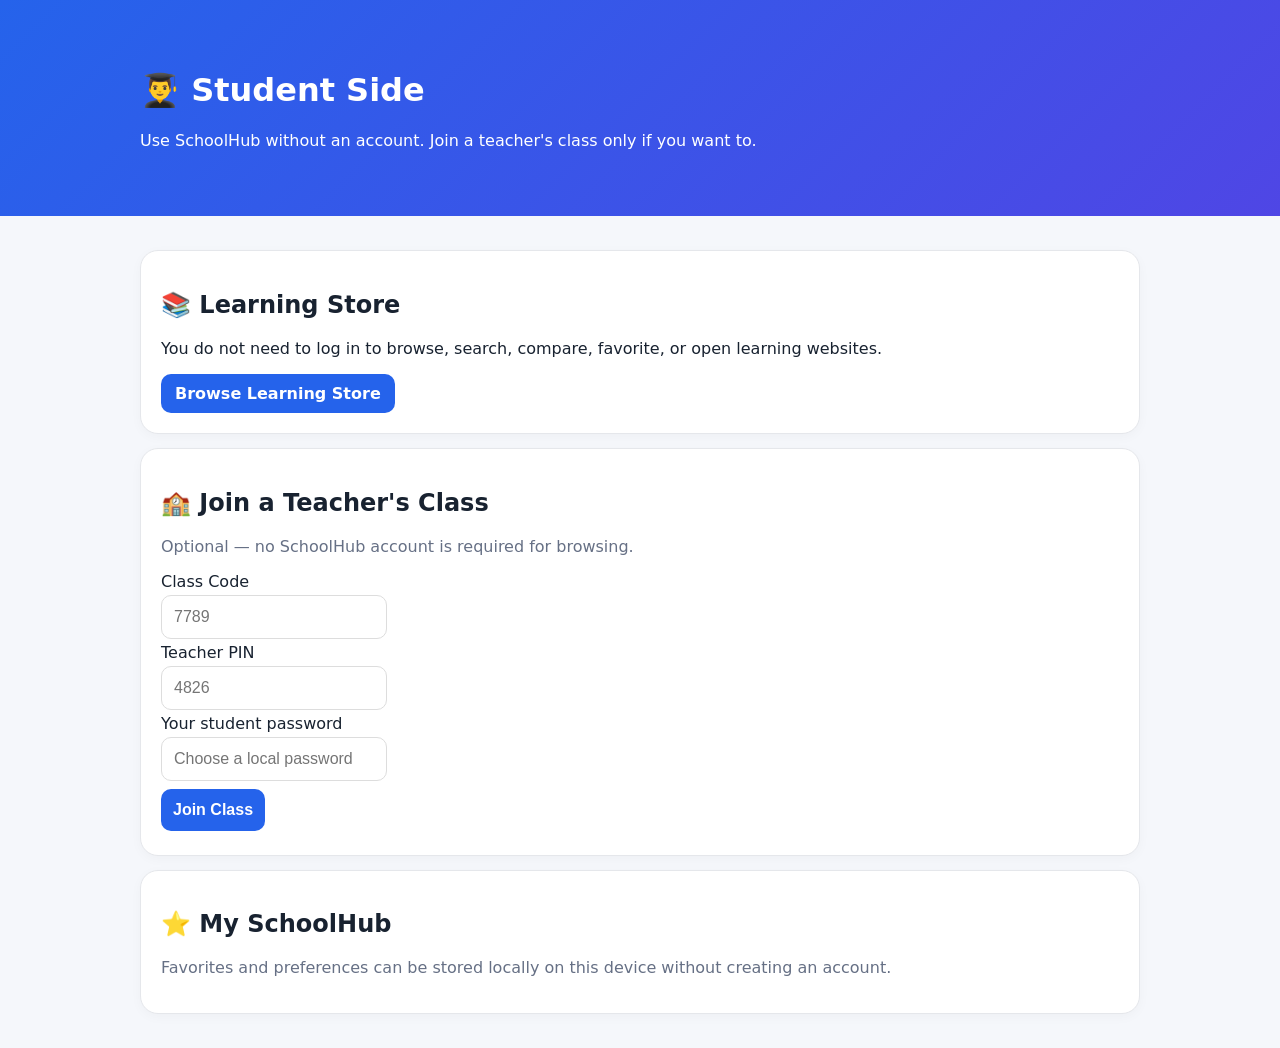
<file: student/index.html>
<!doctype html><html lang="en"><head><meta charset="utf-8"><meta name="viewport" content="width=device-width,initial-scale=1"><title>SchoolHub Student</title><style>body{font-family:system-ui;margin:0;background:#f5f7fb;color:#182230}.wrap{max-width:1000px;margin:auto;padding:20px}.hero{background:linear-gradient(135deg,#2563eb,#4f46e5);color:#fff;padding:30px 20px}.card{background:#fff;border:1px solid #e5e7eb;border-radius:18px;padding:20px;margin:14px 0;box-shadow:0 3px 12px #10182808}input,button{padding:12px;border-radius:10px;border:1px solid #ddd;font-size:16px;margin:4px 0}button{background:#2563eb;color:#fff;border:0;font-weight:700;cursor:pointer}.btn{display:inline-block;background:#2563eb;color:#fff;padding:10px 14px;border-radius:10px;text-decoration:none;font-weight:700}.muted{color:#667085}.success{background:#dcfce7;color:#166534;padding:12px;border-radius:10px;margin-top:10px}</style></head><body><header class="hero"><div class="wrap"><h1>👨‍🎓 Student Side</h1><p>Use SchoolHub without an account. Join a teacher's class only if you want to.</p></div></header><main class="wrap"><div class="card"><h2>📚 Learning Store</h2><p>You do not need to log in to browse, search, compare, favorite, or open learning websites.</p><a class="btn" href="../">Browse Learning Store</a></div><div class="card"><h2>🏫 Join a Teacher's Class</h2><p class="muted">Optional — no SchoolHub account is required for browsing.</p><label>Class Code</label><br><input id="code" inputmode="numeric" maxlength="4" placeholder="7789"><br><label>Teacher PIN</label><br><input id="pin" inputmode="numeric" maxlength="4" placeholder="4826"><br><label>Your student password</label><br><input id="password" type="password" placeholder="Choose a local password"><br><button onclick="joinClass()">Join Class</button><div id="result"></div></div><div class="card"><h2>⭐ My SchoolHub</h2><p class="muted">Favorites and preferences can be stored locally on this device without creating an account.</p></div></main><script>function joinClass(){const code=document.getElementById('code').value.trim(),pin=document.getElementById('pin').value.trim(),password=document.getElementById('password').value;if(!/^\d{4}$/.test(code)||!/^\d{4}$/.test(pin)||!password){result.innerHTML='<div class="card">Please enter the 4-digit class code, 4-digit teacher PIN, and a password.</div>';return}localStorage.setItem('schoolhubStudentClass',code);localStorage.setItem('schoolhubStudentPasswordSet','true');result.innerHTML='<div class="success">✅ Class code saved on this device. In a real classroom deployment, the teacher/backend will verify the code and PIN.</div>'}</script></body></html>
</file>
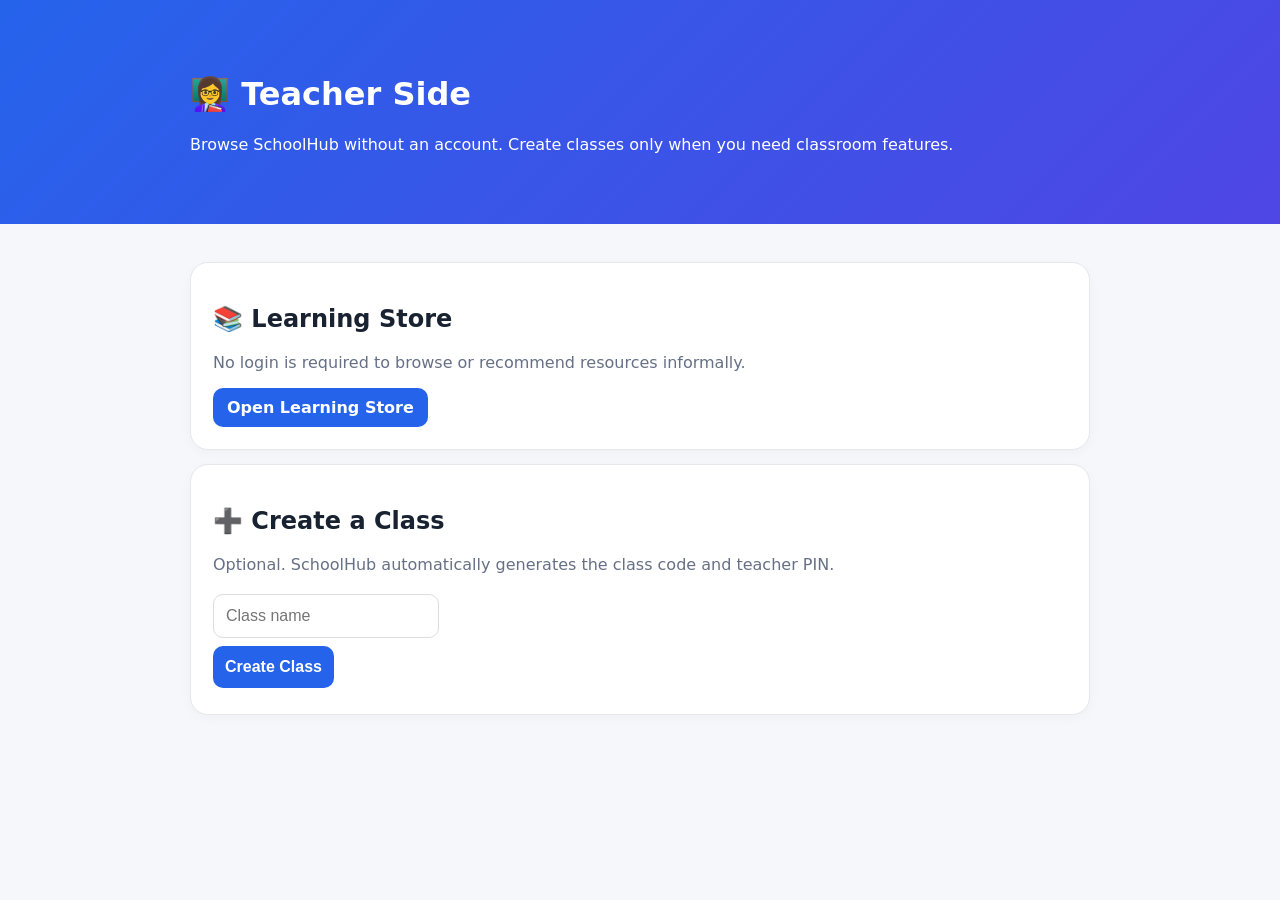
<file: teacher/index.html>
<!doctype html><html lang="en"><head><meta charset="utf-8"><meta name="viewport" content="width=device-width,initial-scale=1"><title>SchoolHub Teacher</title><style>body{font-family:system-ui;margin:0;background:#f5f7fb;color:#182230}.hero{background:linear-gradient(135deg,#2563eb,#4f46e5);color:#fff;padding:30px 20px}.wrap{max-width:900px;margin:auto;padding:24px}.card{background:#fff;border:1px solid #e5e7eb;border-radius:18px;padding:22px;margin:14px 0;box-shadow:0 3px 12px #10182808}input,button{padding:12px;border-radius:10px;border:1px solid #ddd;font-size:16px;margin:4px 0}button{background:#2563eb;color:#fff;border:0;font-weight:700;cursor:pointer}.code{font-size:34px;font-weight:800;letter-spacing:5px}.pin{font-size:28px;font-weight:800;letter-spacing:4px}.muted{color:#667085}.btn{display:inline-block;background:#2563eb;color:#fff;padding:10px 14px;border-radius:10px;text-decoration:none;font-weight:700}</style></head><body><header class="hero"><div class="wrap"><h1>👩‍🏫 Teacher Side</h1><p>Browse SchoolHub without an account. Create classes only when you need classroom features.</p></div></header><main class="wrap"><div class="card"><h2>📚 Learning Store</h2><p class="muted">No login is required to browse or recommend resources informally.</p><a class="btn" href="../">Open Learning Store</a></div><div class="card"><h2>➕ Create a Class</h2><p class="muted">Optional. SchoolHub automatically generates the class code and teacher PIN.</p><input id="name" placeholder="Class name"><br><button onclick="createClass()">Create Class</button></div><div id="result"></div></main><script>function digits(n){return Math.floor(Math.random()*(10**n)).toString().padStart(n,'0')}function show(x){result.innerHTML=`<div class="card"><h2>✅ ${x.name} is ready!</h2><p>Tell your students these codes:</p><p>Class Code</p><div class="code">${x.code}</div><p>Teacher Join PIN</p><div class="pin">${x.pin}</div><p class="muted">SchoolHub generated both codes automatically.</p><button onclick="regenerate()">🔄 Generate New PIN</button></div>`}function createClass(){const name=document.getElementById('name').value.trim()||'New Class';const x={name,code:digits(4),pin:digits(4)};localStorage.setItem('schoolhubTeacherClass',JSON.stringify(x));show(x)}function regenerate(){const x=JSON.parse(localStorage.getItem('schoolhubTeacherClass')||'null');if(!x)return;x.pin=digits(4);localStorage.setItem('schoolhubTeacherClass',JSON.stringify(x));show(x)}const x=JSON.parse(localStorage.getItem('schoolhubTeacherClass')||'null');if(x){document.getElementById('name').value=x.name;show(x)}</script></body></html>
</file>
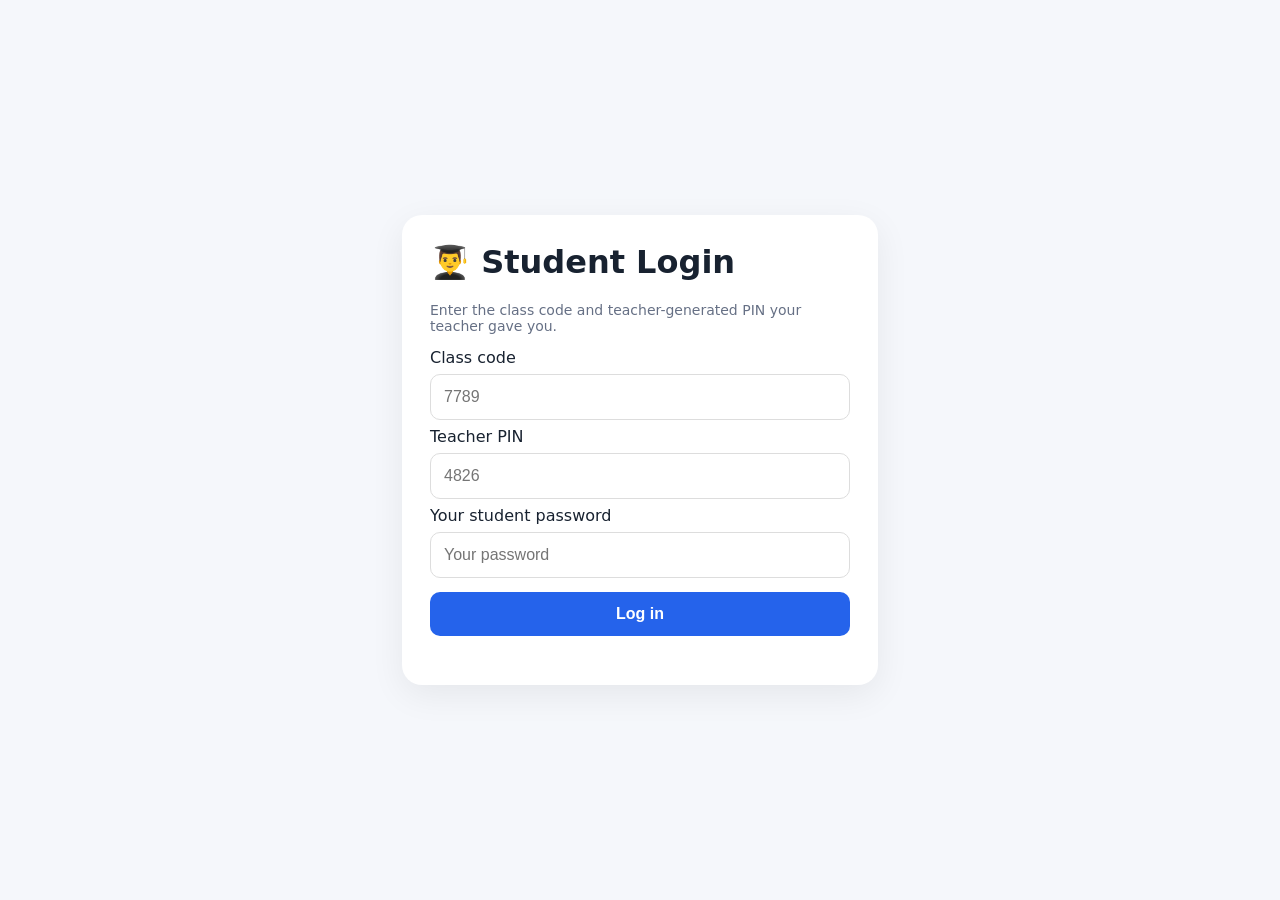
<file: student/login/index.html>
<!doctype html><html><head><meta charset="utf-8"><meta name="viewport" content="width=device-width,initial-scale=1"><title>SchoolHub Student Login</title><style>body{font-family:system-ui;margin:0;background:#f5f7fb;color:#182230;display:grid;place-items:center;min-height:100vh}.box{background:white;padding:28px;border-radius:20px;box-shadow:0 10px 35px #0001;width:min(420px,90vw)}input,button{width:100%;padding:13px;margin:7px 0;border-radius:10px;border:1px solid #ddd;box-sizing:border-box;font-size:16px}button{background:#2563eb;color:white;border:0;font-weight:700;cursor:pointer}.muted{color:#667085;font-size:14px}h1{margin-top:0}</style></head><body><main class="box"><h1>👨‍🎓 Student Login</h1><p class="muted">Enter the class code and teacher-generated PIN your teacher gave you.</p><form id="form"><label>Class code</label><input id="code" inputmode="numeric" maxlength="8" placeholder="7789" required><label>Teacher PIN</label><input id="pin" inputmode="numeric" maxlength="8" placeholder="4826" required><label>Your student password</label><input id="password" type="password" placeholder="Your password" required><button>Log in</button></form><p id="msg" class="muted"></p></main><script>form.onsubmit=e=>{e.preventDefault();localStorage.setItem('schoolhubStudentClass',code.value);location.href='../index.html'}</script></body></html>
</file>
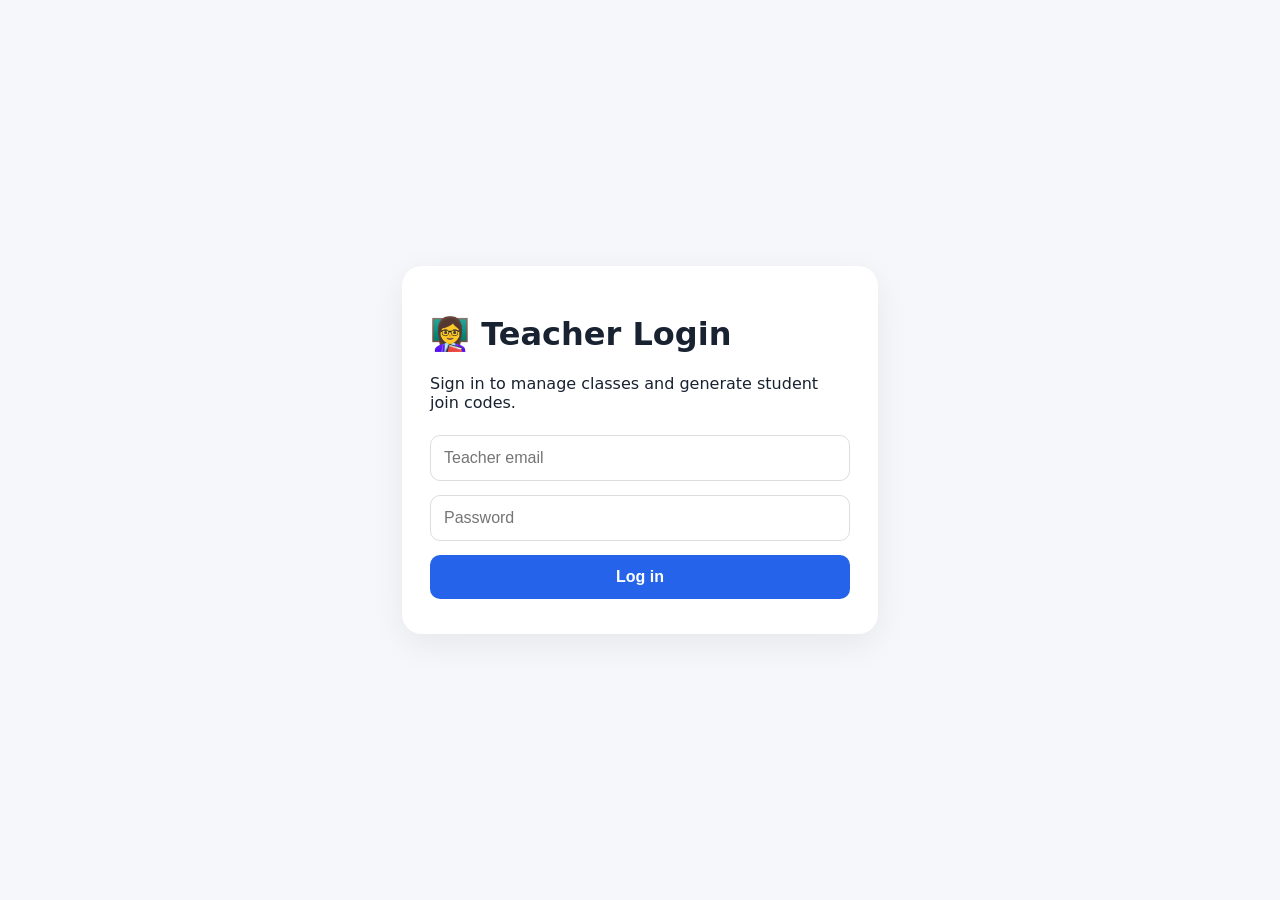
<file: teacher/login/index.html>
<!doctype html><html><head><meta charset="utf-8"><meta name="viewport" content="width=device-width,initial-scale=1"><title>SchoolHub Teacher Login</title><style>body{font-family:system-ui;margin:0;background:#f5f7fb;display:grid;place-items:center;min-height:100vh;color:#182230}.box{background:#fff;padding:28px;border-radius:20px;width:min(420px,90vw);box-shadow:0 10px 35px #0001}input,button{width:100%;padding:13px;margin:7px 0;box-sizing:border-box;border-radius:10px;border:1px solid #ddd;font-size:16px}button{background:#2563eb;color:#fff;border:0;font-weight:700}</style></head><body><main class="box"><h1>👩‍🏫 Teacher Login</h1><p>Sign in to manage classes and generate student join codes.</p><form onsubmit="event.preventDefault();location.href='../'"><input type="email" placeholder="Teacher email" required><input type="password" placeholder="Password" required><button>Log in</button></form></main></body></html>
</file>
